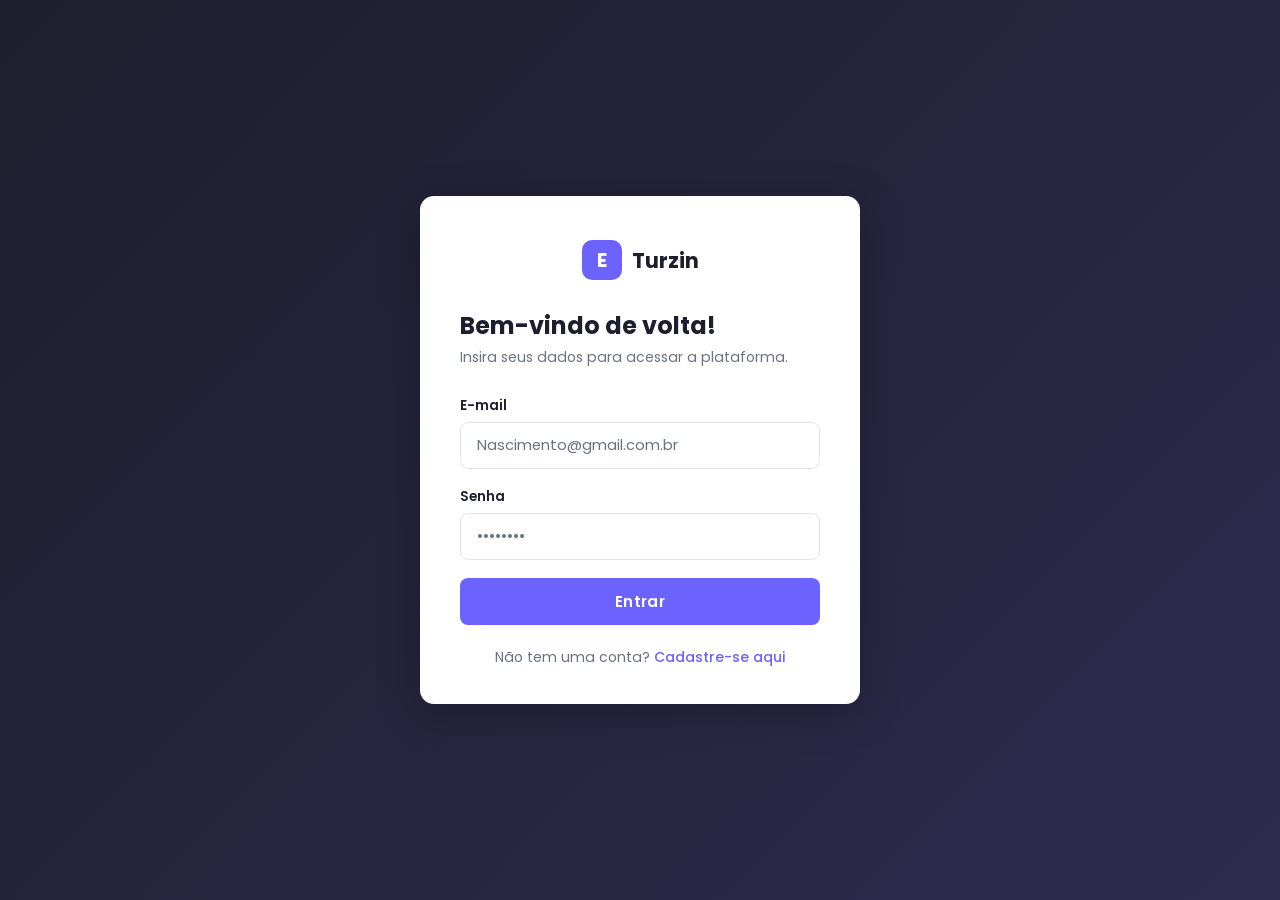
<file: projeto-web/index.html>
<!DOCTYPE html>
<html lang="pt-BR">
<head>
  <meta charset="UTF-8" />
  <meta name="viewport" content="width=device-width, initial-scale=1.0" />
  <title>Login — Turzin</title>
  <link rel="stylesheet" href="style.css" />
</head>
<body class="auth-page">

  <div class="auth-card">

    <!-- Logo -->
    <div class="auth-logo">
      <div class="logo-icon">E</div>
      <span>Turzin</span>
    </div>

    <h1>Bem-vindo de volta!</h1>
    <p class="subtitle">Insira seus dados para acessar a plataforma.</p>

    <!-- Formulário -->
    <div class="form-group">
      <label for="email">E-mail</label>
      <input
        type="email"
        id="email"
        name="email"
        placeholder="Nascimento@gmail.com.br"
        autocomplete="email"
      />
    </div>

    <div class="form-group">
      <label for="senha">Senha</label>
      <input
        type="password"
        id="senha"
        name="senha"
        placeholder="••••••••"
        autocomplete="current-password"
      />
    </div>

    <a href="home.html" class="btn btn-primary" style="margin-top: 6px; display: block;">
      Entrar
    </a>

    <div class="auth-footer">
      Não tem uma conta?
      <a href="cadastro.html">Cadastre-se aqui</a>
    </div>

  </div>

</body>
</html>
</file>
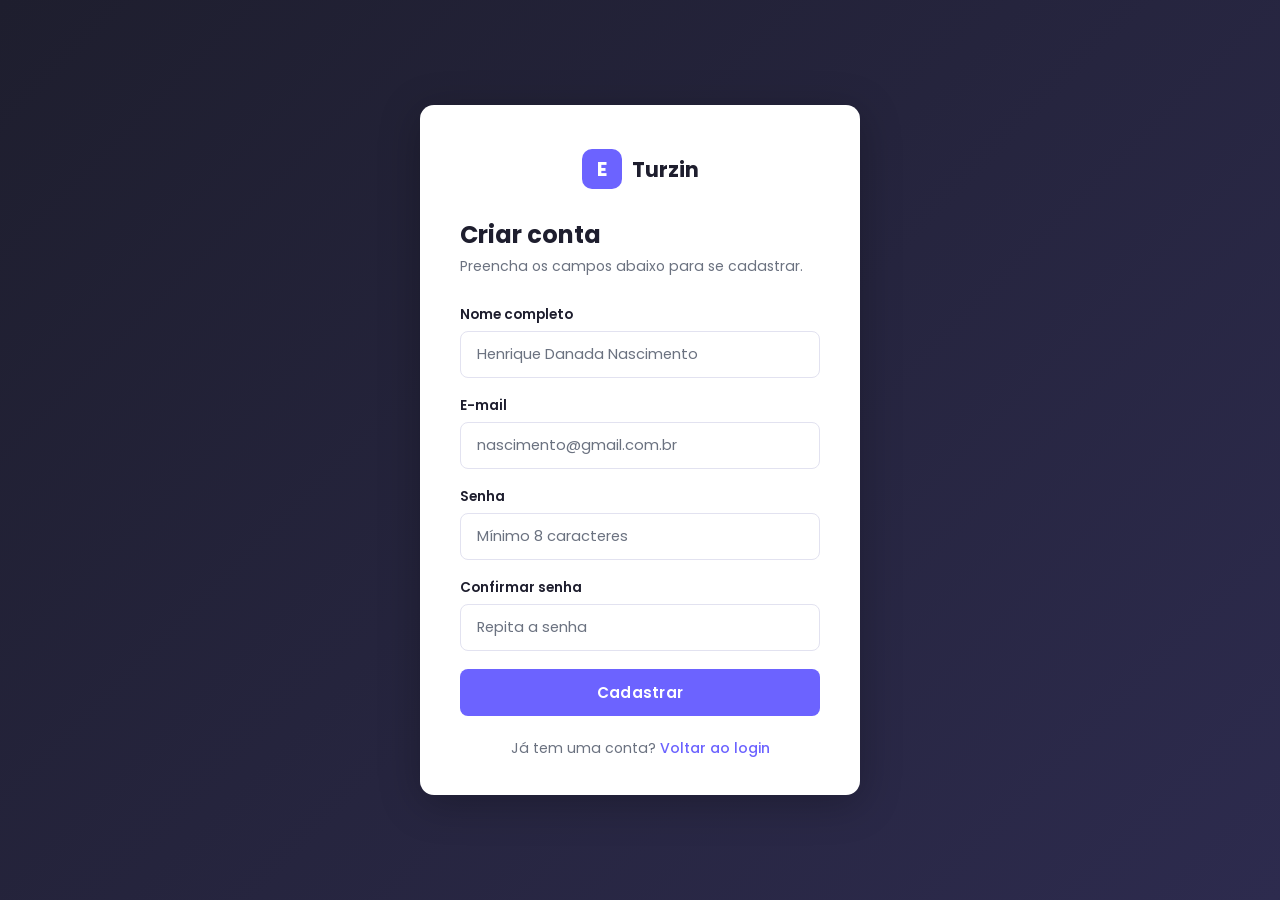
<file: projeto-web/cadastro.html>
<!DOCTYPE html>
<html lang="pt-BR">
<head>
  <meta charset="UTF-8" />
  <meta name="viewport" content="width=device-width, initial-scale=1.0" />
  <title>Cadastro — Turzin</title>
  <link rel="stylesheet" href="style.css" />
</head>
<body class="auth-page">

  <div class="auth-card">

    <!-- Logo -->
    <div class="auth-logo">
      <div class="logo-icon">E</div>
      <span>Turzin</span>
    </div>

    <h1>Criar conta</h1>
    <p class="subtitle">Preencha os campos abaixo para se cadastrar.</p>

    <!-- Formulário -->
    <div class="form-group">
      <label for="nome">Nome completo</label>
      <input
        type="text"
        id="nome"
        name="nome"
        placeholder="Henrique Danada Nascimento"
        autocomplete="name"
      />
    </div>

    <div class="form-group">
      <label for="email">E-mail</label>
      <input
        type="email"
        id="email"
        name="email"
        placeholder="nascimento@gmail.com.br"
        autocomplete="email"
      />
    </div>

    <div class="form-group">
      <label for="senha">Senha</label>
      <input
        type="password"
        id="senha"
        name="senha"
        placeholder="Mínimo 8 caracteres"
        autocomplete="new-password"
      />
    </div>

    <div class="form-group">
      <label for="confirmar-senha">Confirmar senha</label>
      <input
        type="password"
        id="confirmar-senha"
        name="confirmar-senha"
        placeholder="Repita a senha"
        autocomplete="new-password"
      />
    </div>

    <a href="index.html" class="btn btn-primary" style="margin-top: 6px; display: block;">
      Cadastrar
    </a>

    <div class="auth-footer">
      Já tem uma conta?
      <a href="index.html">Voltar ao login</a>
    </div>

  </div>

</body>
</html>
</file>
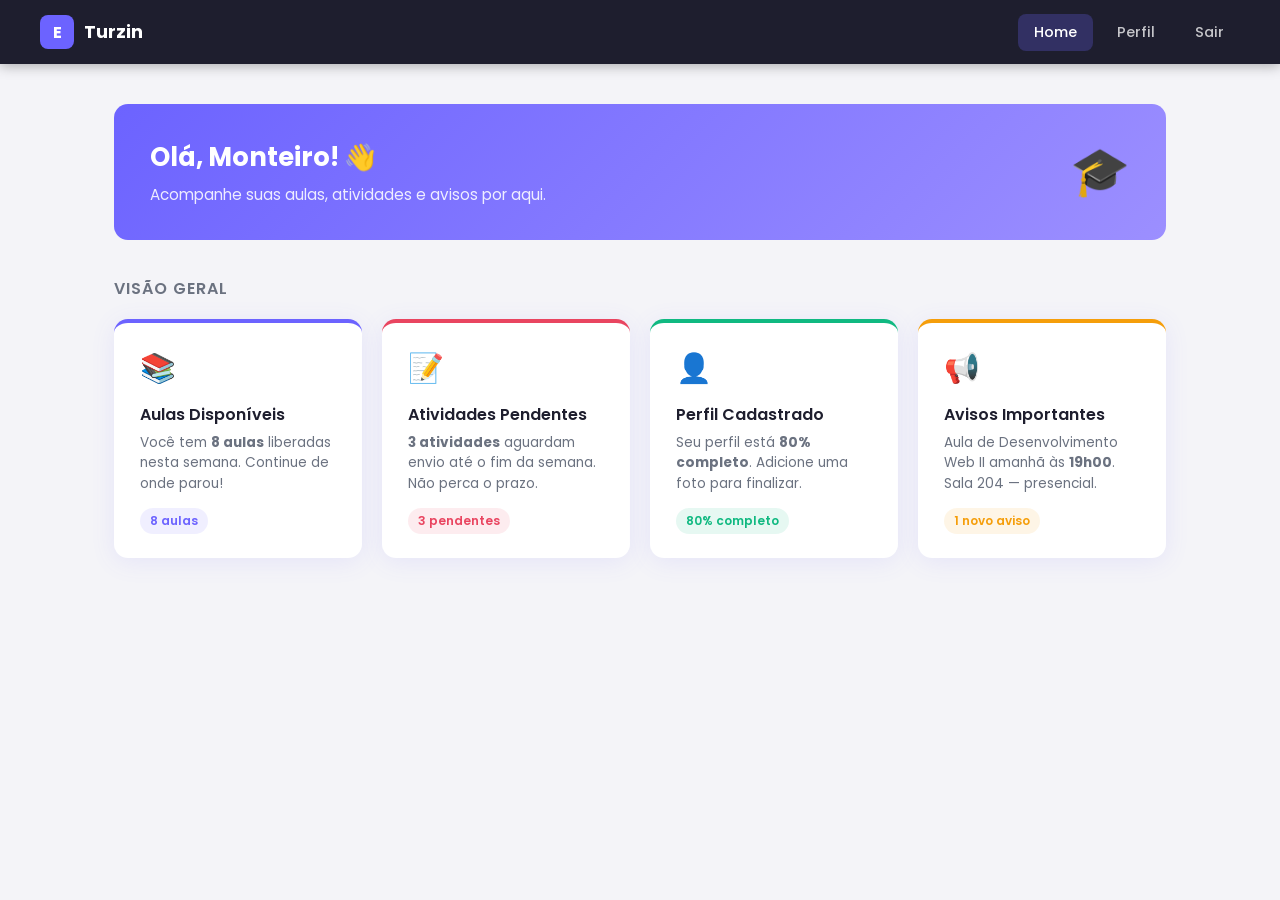
<file: projeto-web/home.html>
<!DOCTYPE html>
<html lang="pt-BR">
<head>
  <meta charset="UTF-8" />
  <meta name="viewport" content="width=device-width, initial-scale=1.0" />
  <title>Home — Turzin</title>
  <link rel="stylesheet" href="style.css" />
</head>
<body>

  <!-- Cabeçalho -->
  <header class="site-header">
    <a href="home.html" class="header-logo">
      <div class="logo-icon">E</div>
      <span>Turzin</span>
    </a>
    <nav class="site-nav">
      <a href="home.html" class="active">Home</a>
      <a href="perfil.html">Perfil</a>
      <a href="index.html">Sair</a>
    </nav>
  </header>

  <!-- Conteúdo principal -->
  <main class="main-content">

    <!-- Banner de boas-vindas -->
    <section class="welcome-banner">
      <div>
        <h1>Olá, Monteiro! 👋</h1>
        <p>Acompanhe suas aulas, atividades e avisos por aqui.</p>
      </div>
      <div class="welcome-emoji">🎓</div>
    </section>

    <!-- Grid de cards -->
    <p class="section-title">Visão geral</p>

    <div class="cards-grid">

      <!-- Card 1: Aulas disponíveis -->
      <article class="info-card">
        <div class="card-icon">📚</div>
        <h3>Aulas Disponíveis</h3>
        <p>Você tem <strong>8 aulas</strong> liberadas nesta semana. Continue de onde parou!</p>
        <span class="card-badge">8 aulas</span>
      </article>

      <!-- Card 2: Atividades pendentes -->
      <article class="info-card">
        <div class="card-icon">📝</div>
        <h3>Atividades Pendentes</h3>
        <p><strong>3 atividades</strong> aguardam envio até o fim da semana. Não perca o prazo.</p>
        <span class="card-badge">3 pendentes</span>
      </article>

      <!-- Card 3: Perfil cadastrado -->
      <article class="info-card">
        <div class="card-icon">👤</div>
        <h3>Perfil Cadastrado</h3>
        <p>Seu perfil está <strong>80% completo</strong>. Adicione uma foto para finalizar.</p>
        <span class="card-badge">80% completo</span>
      </article>

      <!-- Card 4: Avisos importantes -->
      <article class="info-card">
        <div class="card-icon">📢</div>
        <h3>Avisos Importantes</h3>
        <p>Aula de Desenvolvimento Web II amanhã às <strong>19h00</strong>. Sala 204 — presencial.</p>
        <span class="card-badge">1 novo aviso</span>
      </article>

    </div>

  </main>

</body>
</html>
</file>
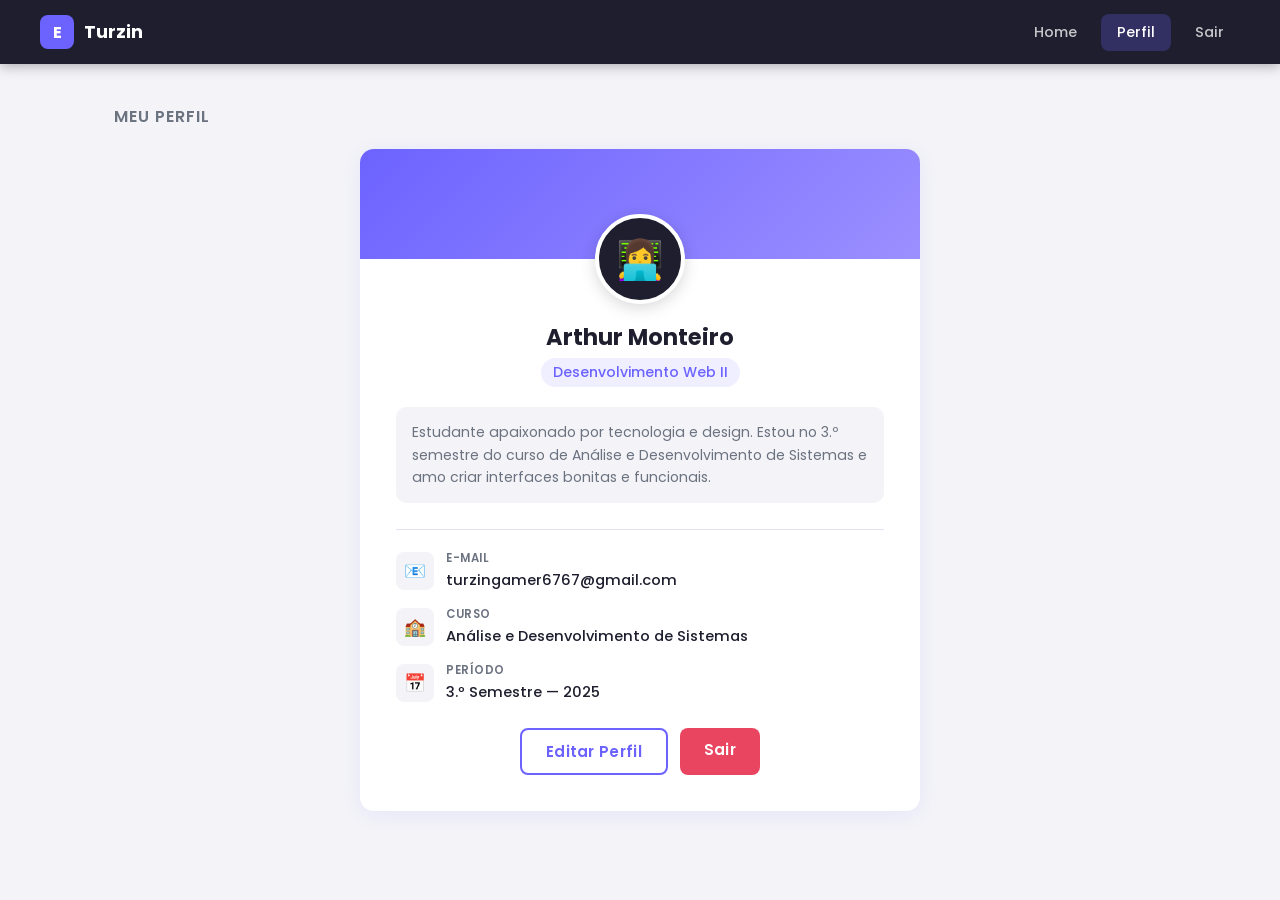
<file: projeto-web/perfil.html>
<!DOCTYPE html>
<html lang="pt-BR">
<head>
  <meta charset="UTF-8" />
  <meta name="viewport" content="width=device-width, initial-scale=1.0" />
  <title>Perfil — Turzin</title>
  <link rel="stylesheet" href="style.css" />
</head>
<body>

  <!-- Cabeçalho -->
  <header class="site-header">
    <a href="home.html" class="header-logo">
      <div class="logo-icon">E</div>
      <span>Turzin</span>
    </a>
    <nav class="site-nav">
      <a href="home.html">Home</a>
      <a href="perfil.html" class="active">Perfil</a>
      <a href="index.html">Sair</a>
    </nav>
  </header>

  <!-- Conteúdo principal -->
  <main class="main-content profile-page">

    <p class="section-title" style="margin-bottom: 20px;">Meu Perfil</p>

    <div class="profile-card">

      <!-- Faixa decorativa topo -->
      <div class="profile-banner"></div>

      <div class="profile-body">

        <!-- Avatar -->
        <div class="profile-avatar">👩‍💻</div>

        <!-- Nome e cargo -->
        <h2 class="profile-name">Arthur Monteiro</h2>
        <span class="profile-role">Desenvolvimento Web II</span>

        <!-- Descrição -->
        <p class="profile-desc">
          Estudante apaixonado por tecnologia e design. Estou no 3.º semestre do curso
          de Análise e Desenvolvimento de Sistemas e amo criar interfaces bonitas e funcionais.
        </p>

        <div class="profile-divider"></div>

        <!-- Informações -->
        <ul class="profile-info-list" style="list-style: none;">
          <li class="profile-info-item">
            <div class="pii-icon">📧</div>
            <div class="pii-text">
              <small>E-mail</small>
              <span>turzingamer6767@gmail.com</span>
            </div>
          </li>
          <li class="profile-info-item">
            <div class="pii-icon">🏫</div>
            <div class="pii-text">
              <small>Curso</small>
              <span>Análise e Desenvolvimento de Sistemas</span>
            </div>
          </li>
          <li class="profile-info-item">
            <div class="pii-icon">📅</div>
            <div class="pii-text">
              <small>Período</small>
              <span>3.º Semestre — 2025</span>
            </div>
          </li>
        </ul>

        <!-- Ações -->
        <div class="profile-actions">
          <a href="#" class="btn btn-outline" style="width: auto; padding: 10px 24px;">
            Editar Perfil
          </a>
          <a href="index.html" class="btn btn-danger">
            Sair
          </a>
        </div>

      </div>
    </div>

  </main>

</body>
</html>
</file>
<file: projeto-web/style.css>
/* ============================================
   PROJETO WEB II — style.css
   Paleta: #1E1E2E (fundo escuro), #6C63FF (roxo principal),
           #FFFFFF (branco), #F4F4F8 (cinza claro), #E94560 (destaque)
   Fonte: Poppins (Google Fonts)
   ============================================ */

@import url('https://fonts.googleapis.com/css2?family=Poppins:wght@300;400;500;600;700&display=swap');

/* ---- Reset & Base ---- */
*, *::before, *::after {
  box-sizing: border-box;
  margin: 0;
  padding: 0;
}

:root {
  --primary:   #6C63FF;
  --primary-dark: #5750d4;
  --accent:    #E94560;
  --bg-page:   #F4F4F8;
  --bg-header: #1E1E2E;
  --white:     #FFFFFF;
  --text-main: #1E1E2E;
  --text-muted:#6B7280;
  --border:    #E2E2F0;
  --shadow:    0 4px 24px rgba(108, 99, 255, 0.10);
  --radius:    14px;
  --transition: 0.2s ease;
}

body {
  font-family: 'Poppins', Arial, sans-serif;
  background-color: var(--bg-page);
  color: var(--text-main);
  min-height: 100vh;
}

a {
  color: var(--primary);
  text-decoration: none;
  font-weight: 500;
}

a:hover {
  text-decoration: underline;
  color: var(--primary-dark);
}

/* ---- Botões ---- */
.btn {
  display: inline-block;
  padding: 12px 28px;
  border: none;
  border-radius: 8px;
  font-family: 'Poppins', sans-serif;
  font-size: 0.95rem;
  font-weight: 600;
  cursor: pointer;
  transition: background var(--transition), transform var(--transition), box-shadow var(--transition);
  text-align: center;
  letter-spacing: 0.3px;
}

.btn-primary {
  background-color: var(--primary);
  color: var(--white);
  width: 100%;
}

.btn-primary:hover {
  background-color: var(--primary-dark);
  transform: translateY(-1px);
  box-shadow: 0 6px 18px rgba(108, 99, 255, 0.30);
  text-decoration: none;
  color: var(--white);
}

.btn-outline {
  background-color: transparent;
  color: var(--primary);
  border: 2px solid var(--primary);
  width: 100%;
}

.btn-outline:hover {
  background-color: var(--primary);
  color: var(--white);
  transform: translateY(-1px);
  text-decoration: none;
}

.btn-danger {
  background-color: var(--accent);
  color: var(--white);
  padding: 10px 24px;
  width: auto;
}

.btn-danger:hover {
  background-color: #c73050;
  transform: translateY(-1px);
  text-decoration: none;
  color: var(--white);
}

/* ---- Campos de formulário ---- */
.form-group {
  display: flex;
  flex-direction: column;
  gap: 6px;
  margin-bottom: 18px;
}

.form-group label {
  font-size: 0.85rem;
  font-weight: 600;
  color: var(--text-main);
}

.form-group input {
  padding: 12px 16px;
  border: 1.5px solid var(--border);
  border-radius: 8px;
  font-family: 'Poppins', sans-serif;
  font-size: 0.92rem;
  color: var(--text-main);
  background: var(--white);
  transition: border-color var(--transition), box-shadow var(--transition);
  outline: none;
}

.form-group input:focus {
  border-color: var(--primary);
  box-shadow: 0 0 0 3px rgba(108, 99, 255, 0.12);
}

.form-group input::placeholder {
  color: var(--text-muted);
}

/* ---- Card genérico ---- */
.card {
  background: var(--white);
  border-radius: var(--radius);
  box-shadow: var(--shadow);
  padding: 36px 40px;
}

/* ============================================
   TELAS DE LOGIN E CADASTRO — layout centralizado
   ============================================ */
.auth-page {
  min-height: 100vh;
  display: flex;
  align-items: center;
  justify-content: center;
  background: linear-gradient(135deg, #1E1E2E 0%, #2d2b4e 100%);
  padding: 24px;
}

.auth-card {
  width: 100%;
  max-width: 440px;
  background: var(--white);
  border-radius: var(--radius);
  box-shadow: 0 8px 40px rgba(0, 0, 0, 0.25);
  padding: 44px 40px 36px;
}

.auth-logo {
  display: flex;
  align-items: center;
  gap: 10px;
  margin-bottom: 28px;
  justify-content: center;
}

.auth-logo .logo-icon {
  width: 40px;
  height: 40px;
  background: var(--primary);
  border-radius: 10px;
  display: flex;
  align-items: center;
  justify-content: center;
  color: white;
  font-size: 1.2rem;
  font-weight: 700;
}

.auth-logo span {
  font-size: 1.3rem;
  font-weight: 700;
  color: var(--text-main);
}

.auth-card h1 {
  font-size: 1.5rem;
  font-weight: 700;
  color: var(--text-main);
  margin-bottom: 4px;
}

.auth-card .subtitle {
  font-size: 0.88rem;
  color: var(--text-muted);
  margin-bottom: 28px;
}

.auth-footer {
  text-align: center;
  margin-top: 22px;
  font-size: 0.88rem;
  color: var(--text-muted);
}

/* ============================================
   HEADER — telas internas
   ============================================ */
.site-header {
  background-color: var(--bg-header);
  color: var(--white);
  padding: 0 40px;
  height: 64px;
  display: flex;
  align-items: center;
  justify-content: space-between;
  position: sticky;
  top: 0;
  z-index: 100;
  box-shadow: 0 2px 12px rgba(0,0,0,0.3);
}

.header-logo {
  display: flex;
  align-items: center;
  gap: 10px;
  text-decoration: none;
}

.header-logo .logo-icon {
  width: 34px;
  height: 34px;
  background: var(--primary);
  border-radius: 8px;
  display: flex;
  align-items: center;
  justify-content: center;
  color: white;
  font-weight: 700;
  font-size: 1rem;
}

.header-logo span {
  font-size: 1.1rem;
  font-weight: 700;
  color: var(--white);
}

.header-logo:hover {
  text-decoration: none;
}

.site-nav {
  display: flex;
  align-items: center;
  gap: 8px;
}

.site-nav a {
  color: rgba(255,255,255,0.75);
  padding: 8px 16px;
  border-radius: 8px;
  font-size: 0.9rem;
  font-weight: 500;
  transition: background var(--transition), color var(--transition);
}

.site-nav a:hover,
.site-nav a.active {
  background: rgba(108, 99, 255, 0.25);
  color: var(--white);
  text-decoration: none;
}

/* ============================================
   CONTEÚDO INTERNO
   ============================================ */
.main-content {
  max-width: 1100px;
  margin: 0 auto;
  padding: 40px 24px;
}

/* ---- Boas-vindas ---- */
.welcome-banner {
  background: linear-gradient(135deg, var(--primary) 0%, #9c8fff 100%);
  border-radius: var(--radius);
  padding: 32px 36px;
  color: var(--white);
  margin-bottom: 36px;
  display: flex;
  align-items: center;
  justify-content: space-between;
  gap: 16px;
}

.welcome-banner h1 {
  font-size: 1.6rem;
  font-weight: 700;
  margin-bottom: 6px;
}

.welcome-banner p {
  font-size: 0.95rem;
  opacity: 0.88;
}

.welcome-banner .welcome-emoji {
  font-size: 3rem;
}

/* ---- Grid de cards ---- */
.section-title {
  font-size: 1rem;
  font-weight: 600;
  color: var(--text-muted);
  text-transform: uppercase;
  letter-spacing: 1px;
  margin-bottom: 18px;
}

.cards-grid {
  display: grid;
  grid-template-columns: repeat(auto-fill, minmax(240px, 1fr));
  gap: 20px;
}

.info-card {
  background: var(--white);
  border-radius: var(--radius);
  box-shadow: var(--shadow);
  padding: 24px 26px;
  border-top: 4px solid var(--primary);
  transition: transform var(--transition), box-shadow var(--transition);
}

.info-card:hover {
  transform: translateY(-3px);
  box-shadow: 0 8px 32px rgba(108,99,255,0.15);
}

.info-card:nth-child(2) { border-top-color: var(--accent); }
.info-card:nth-child(3) { border-top-color: #10B981; }
.info-card:nth-child(4) { border-top-color: #F59E0B; }

.info-card .card-icon {
  font-size: 1.8rem;
  margin-bottom: 12px;
}

.info-card h3 {
  font-size: 1rem;
  font-weight: 600;
  margin-bottom: 6px;
}

.info-card p {
  font-size: 0.85rem;
  color: var(--text-muted);
  line-height: 1.5;
}

.info-card .card-badge {
  display: inline-block;
  margin-top: 14px;
  padding: 4px 10px;
  border-radius: 20px;
  font-size: 0.75rem;
  font-weight: 600;
  background: rgba(108,99,255,0.10);
  color: var(--primary);
}

.info-card:nth-child(2) .card-badge { background: rgba(233,69,96,0.10); color: var(--accent); }
.info-card:nth-child(3) .card-badge { background: rgba(16,185,129,0.10); color: #10B981; }
.info-card:nth-child(4) .card-badge { background: rgba(245,158,11,0.10); color: #F59E0B; }

/* ============================================
   PERFIL
   ============================================ */
.profile-page {
  background-color: var(--bg-page);
  min-height: calc(100vh - 64px);
}

.profile-card {
  max-width: 560px;
  margin: 0 auto;
  background: var(--white);
  border-radius: var(--radius);
  box-shadow: var(--shadow);
  overflow: hidden;
}

.profile-banner {
  height: 110px;
  background: linear-gradient(135deg, var(--primary) 0%, #9c8fff 100%);
}

.profile-body {
  padding: 0 36px 36px;
  display: flex;
  flex-direction: column;
  align-items: center;
  text-align: center;
}

.profile-avatar {
  width: 90px;
  height: 90px;
  border-radius: 50%;
  background: var(--bg-header);
  border: 4px solid var(--white);
  margin-top: -45px;
  display: flex;
  align-items: center;
  justify-content: center;
  font-size: 2.4rem;
  margin-bottom: 16px;
  box-shadow: 0 4px 16px rgba(0,0,0,0.15);
}

.profile-name {
  font-size: 1.4rem;
  font-weight: 700;
  color: var(--text-main);
  margin-bottom: 4px;
}

.profile-role {
  font-size: 0.88rem;
  font-weight: 500;
  color: var(--primary);
  background: rgba(108,99,255,0.10);
  padding: 4px 12px;
  border-radius: 20px;
  margin-bottom: 16px;
}

.profile-divider {
  width: 100%;
  height: 1px;
  background: var(--border);
  margin: 20px 0;
}

.profile-info-list {
  width: 100%;
  display: flex;
  flex-direction: column;
  gap: 14px;
  text-align: left;
}

.profile-info-item {
  display: flex;
  align-items: center;
  gap: 12px;
}

.profile-info-item .pii-icon {
  width: 38px;
  height: 38px;
  background: var(--bg-page);
  border-radius: 8px;
  display: flex;
  align-items: center;
  justify-content: center;
  font-size: 1.1rem;
  flex-shrink: 0;
}

.profile-info-item .pii-text small {
  display: block;
  font-size: 0.72rem;
  color: var(--text-muted);
  text-transform: uppercase;
  letter-spacing: 0.5px;
  font-weight: 600;
}

.profile-info-item .pii-text span {
  font-size: 0.92rem;
  color: var(--text-main);
  font-weight: 500;
}

.profile-desc {
  width: 100%;
  background: var(--bg-page);
  border-radius: 10px;
  padding: 14px 16px;
  font-size: 0.88rem;
  color: var(--text-muted);
  line-height: 1.6;
  text-align: left;
  margin: 4px 0 6px;
}

.profile-actions {
  display: flex;
  gap: 12px;
  margin-top: 24px;
  width: 100%;
  justify-content: center;
}
</file>
